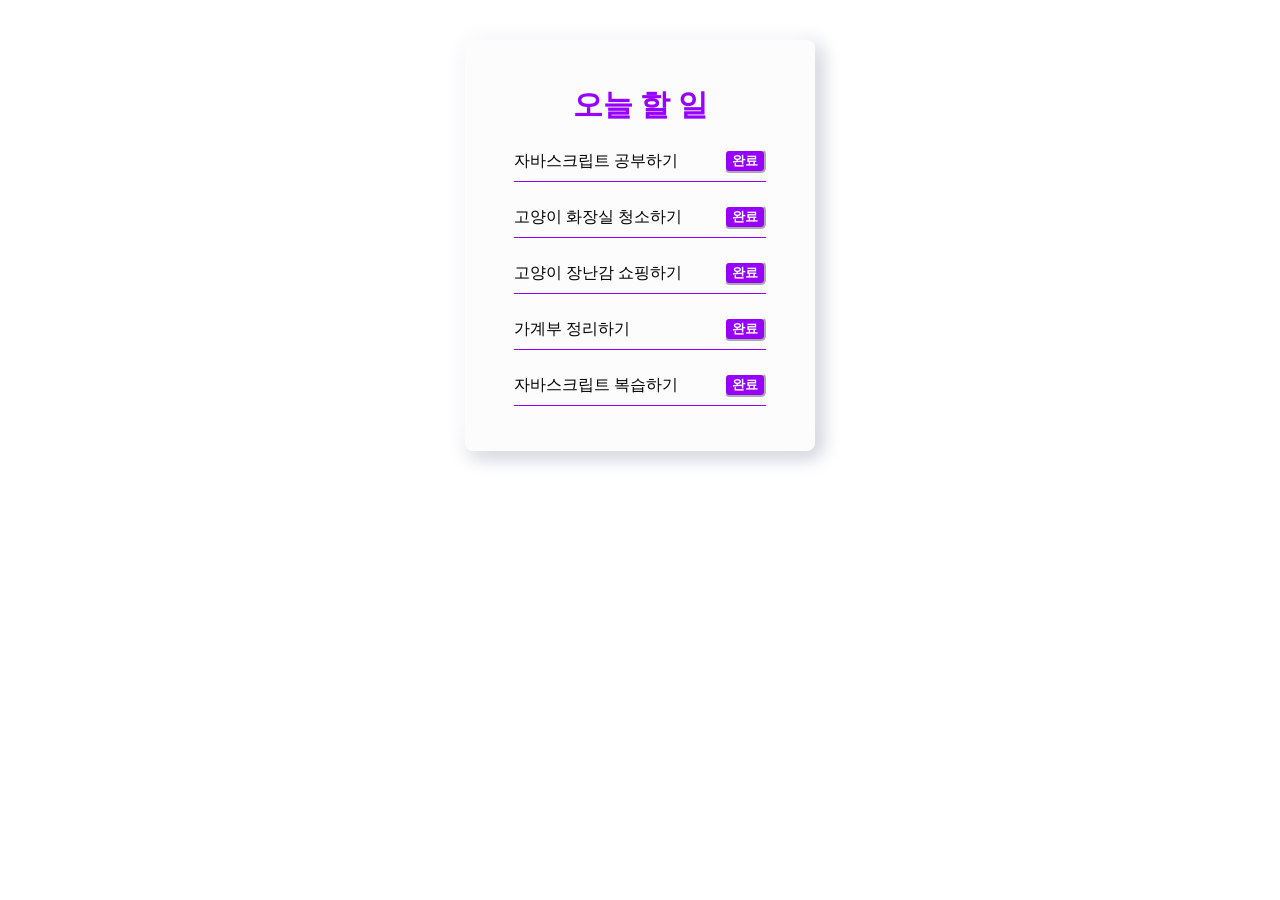
<file: js_practice/practice02/index.html>
<!DOCTYPE html>
<html lang="ko">
<head>
  <meta charset="UTF-8">
  <title>오늘 할 일</title>
  <link rel="stylesheet" href="style.css">
  <script src="main.js" defer></script>
</head>
<body>
  <div class="main">
    <h2 class="title">오늘 할 일</h2>
    <ul id="to-do-list">
      <li>
        <span>
          자바스크립트 공부하기  
        </span>
        <button type="button" class="doneBtn">완료</button>
      </li>
      <li>
        <span>
          고양이 화장실 청소하기  
        </span>
        <button type="button" class="doneBtn">완료</button>
      </li>
      <li>
        <span>
          고양이 장난감 쇼핑하기  
        </span>
        <button type="button" class="doneBtn">완료</button>
      </li>
    </ul>
  </div>
</body>
</html>
</file>
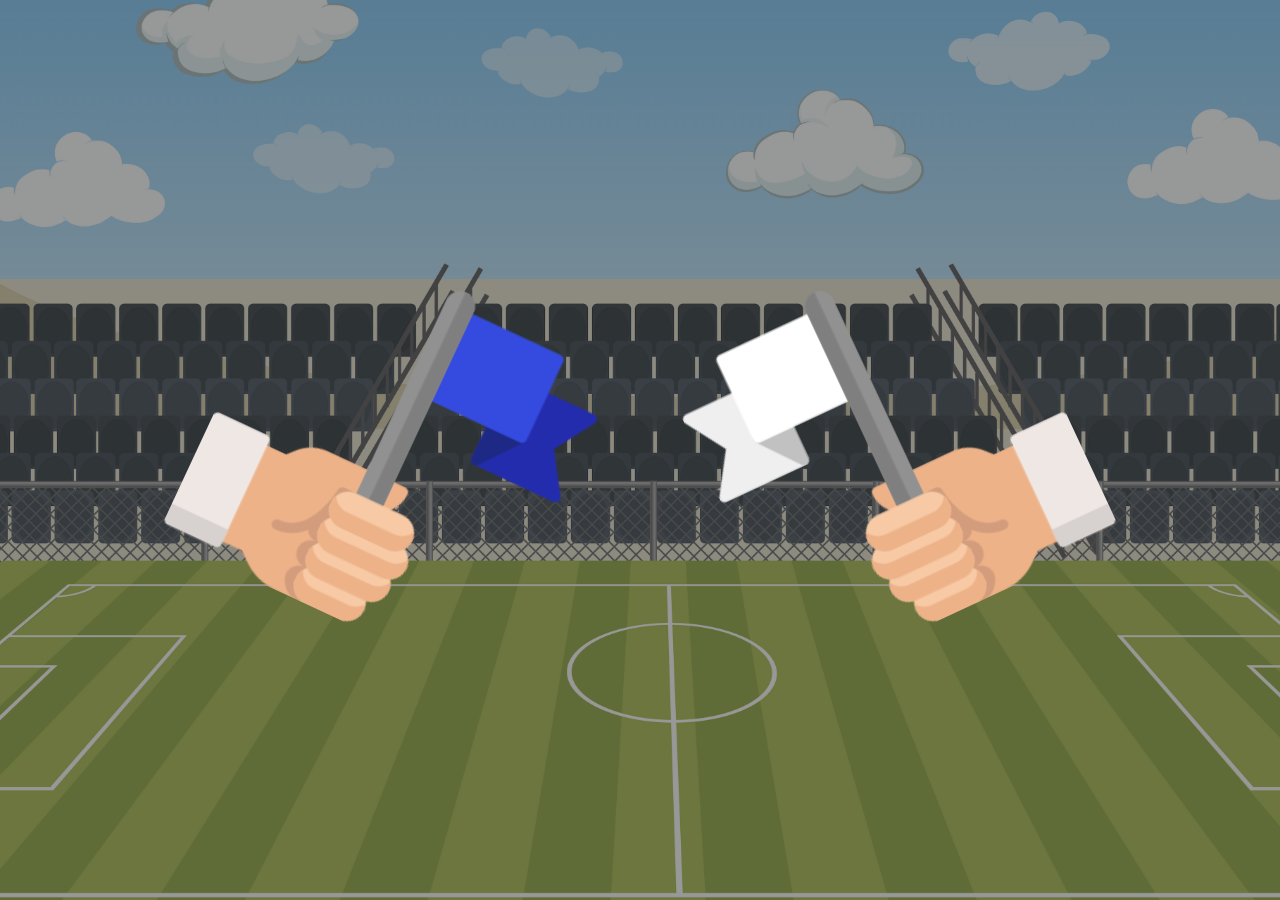
<file: js_practice/practice03/3-1/index.html>
<!DOCTYPE html>
<html lang="ko">
<head>
  <meta charset="UTF-8">
  <link rel="stylesheet" href="style.css">
  <script src="mian.js" defer></script>
  <title>청기 백기</title>
</head>
<body>
  <div class="container">
    <img src="imgs/flag-blue.png" alt="flag" class="flag flag-blue">
    <img src="imgs/flag-white.png" alt="flag" class="flag flag-white">
  </div>
</body>
</html>
</file>
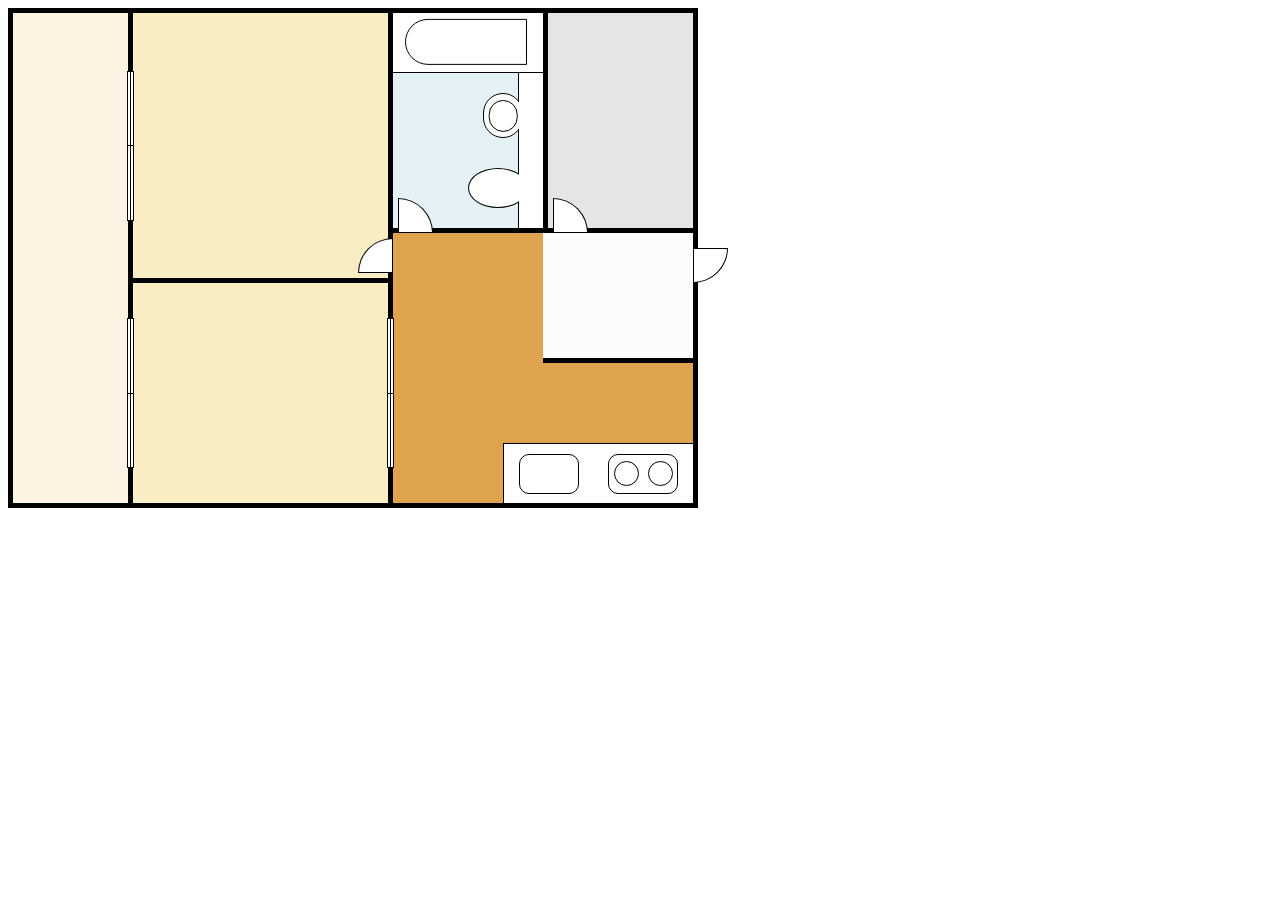
<file: js_practice/practice03/3-2/index.html>
<!DOCTYPE html>
<html lang="ko">
  <head>
    <meta charset="UTF-8">
    <title>효준이네 집</title>
    <link rel="stylesheet" href="style.css">
    <script src="main.js" defer></script>
  </head>
<body>
  <div class="map">
    <div class="balcony" data-title="발코니"></div>
    <div class="room">
      <div class="room-1" data-title="침실">
        <div class="door"></div>
        <div class="window">
          <span></span>
          <span></span>
          <span></span>
          <span></span>
        </div>
      </div>
      <div class="room-2" data-title="침실/거실">
        <div class="window">
          <span></span>
          <span></span>
          <span></span>
          <span></span>
        </div>
        <div class="window window-2">
          <span></span>
          <span></span>
          <span></span>
          <span></span>
        </div>
      </div>
    </div>
    <div class="other">
      <div class="bathroom" data-title="욕실">
        <div class="door"></div>
        <div class="bath"></div>
        <div class="bathroom-block">
          <div class="sink"></div>
          <div class="toilet"></div>
        </div>
      </div>
      <div class="utility-room" data-title="다용도실">
        <div class="door"></div>
      </div>
      <div class="entrance" data-title="현관/입구">
        <div class="door"></div>
        <div class="wall"></div>
      </div>
      <div class="kitchen" data-title="주방/식당">
        <div class="kitchen-block">
          <div class="kitchen-sink"></div>
          <div class="stoves">
            <div class="stove"></div>
            <div class="stove"></div>
          </div>
        </div>
      </div>
    </div>
  </div>
</body>
</html>
</file>
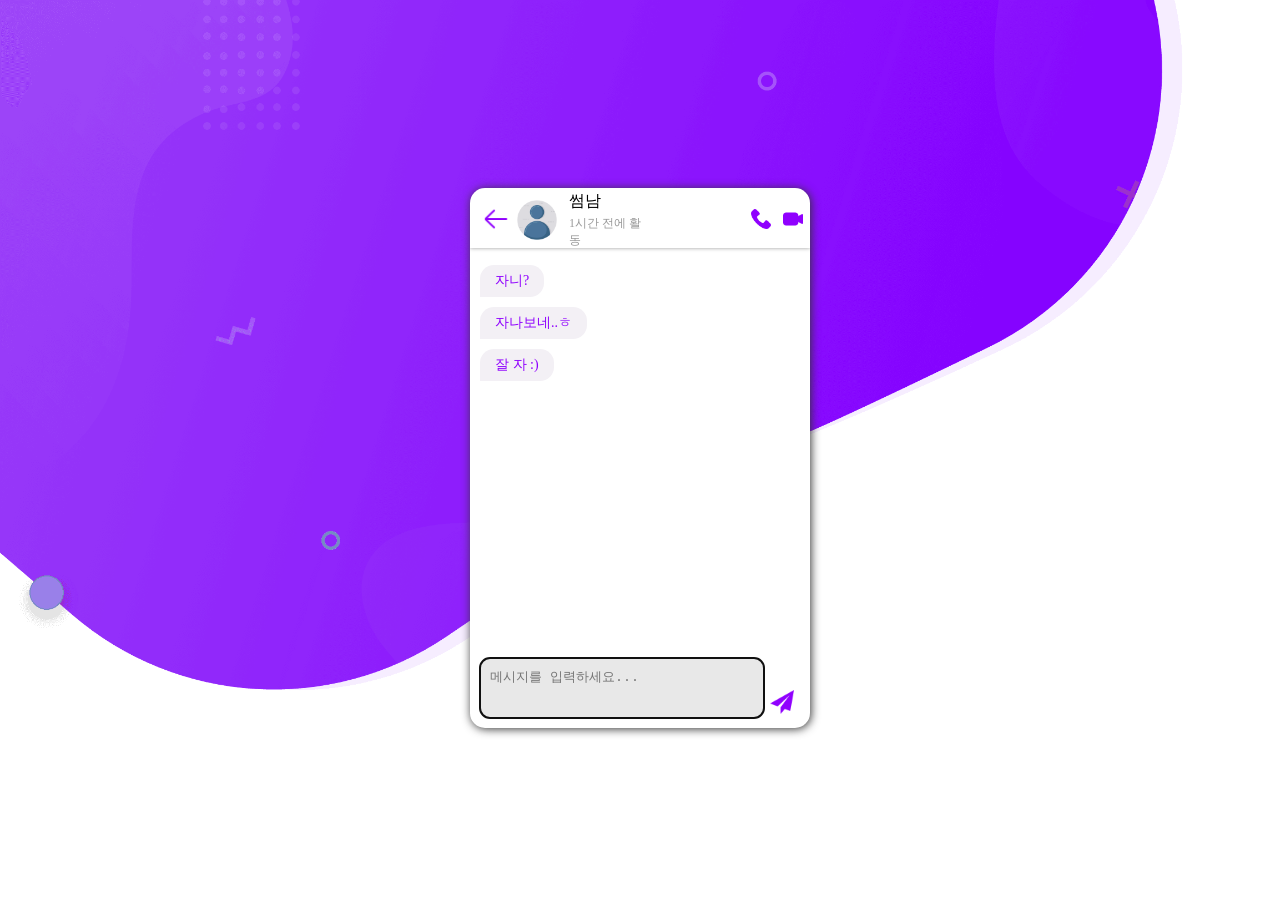
<file: js_practice/practice03/3-3/index.html>
<!DOCTYPE html>
<html lang="ko">
<head>
  <meta charset="UTF-8">
  <title>Messenger</title>
  <link rel="stylesheet" href="style.css">
  <script src="main.js" defer></script>
</head>
<body>
  <img class="background" src="imgs/background.png">  
  <div class="container">
    <div class="header">
      <button class="back-btn">
        <img src="imgs/left-arrow.png" width="30" height="30">  
      </button>
      <img class="profile-pic" src="imgs/profile.png" width="40" height="40">
      <div class="info-block">
        <p class="username">썸남</p>
        <p class="status">1시간 전에 활동</p>
      </div>
      <div class="call-box">
        <button>
          <img src="imgs/phone-call.png" width="20" height="20">
        </button>
        <button>
          <img src="imgs/video-call.png" width="20" height="20">
        </button>
      </div>
    </div>

    <div id="chat-box">
      <div class=" bubble friend-bubble">
        자니?
      </div>
      <div class=" bubble friend-bubble">
        자나보네..ㅎ
      </div>
      <div class=" bubble friend-bubble">
        잘 자 :)
      </div>
    </div>

    <div class="footer">
      <textarea id="input" placeholder="메시지를 입력하세요..." autofocus="true"></textarea>
      <button id="send">
        <img src="imgs/send.png" width="24" height="24">  
      </button>
    </div>
  </div>
</body>
</html>
</file>
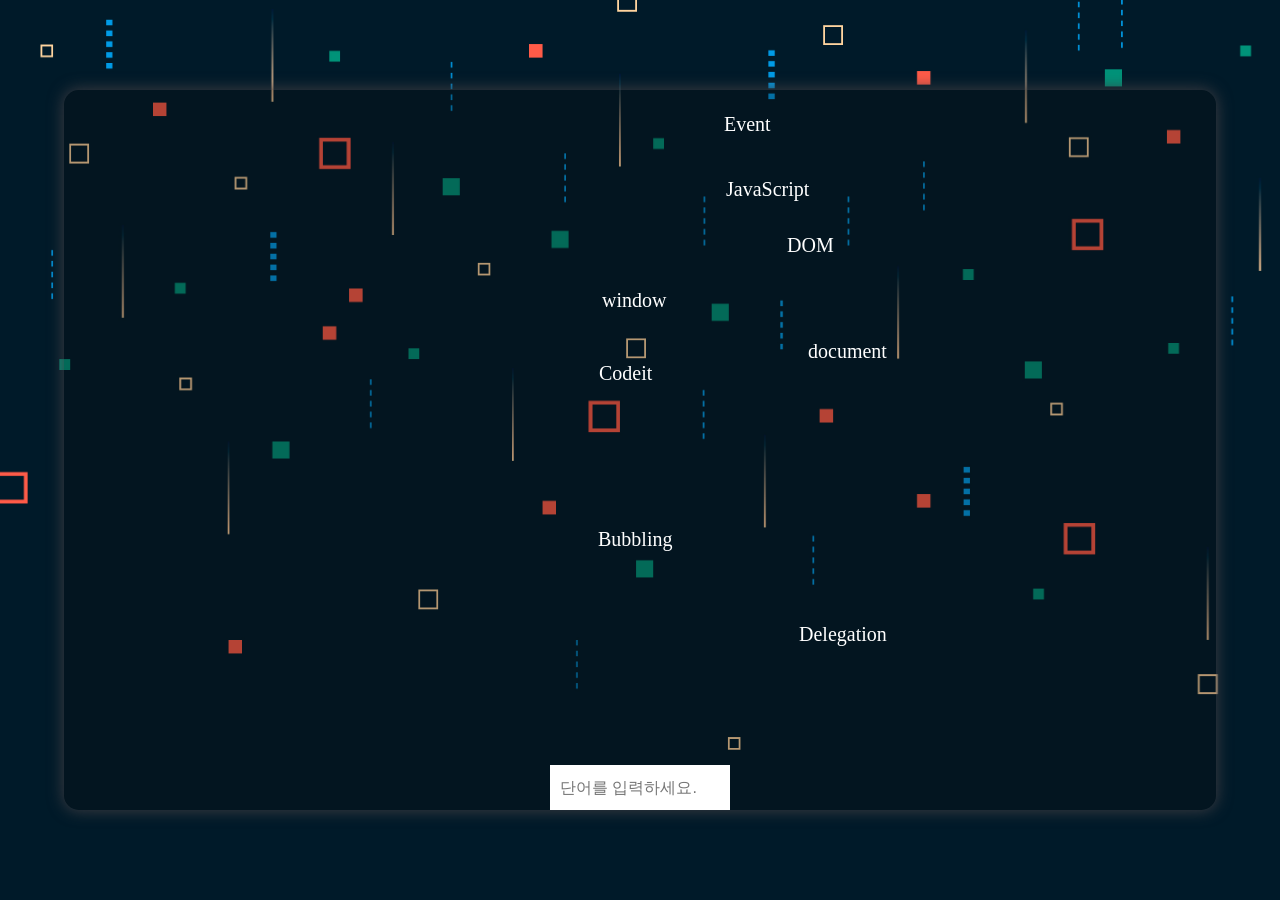
<file: js_practice/practice03/3-4/index.html>
<!DOCTYPE html>
<html lang="ko">
<head>
  <meta charset="UTF-8">
  <title>Codeit Acid Rain</title>
  <link rel="stylesheet" href="style.css">
  <script src="initializer.js" defer></script>
  <script src="main.js" defer></script>
</head>
<body>
  <div id="container">
    <input id="input" type="text" placeholder="단어를 입력하세요.">
  </div>
</body>
</html>
</file>
<file: js_practice/practice02/style.css>
body {
  margin: 0;
  padding: 0;
  display: flex;
  align-items: center;
  justify-content: center;
}

.main {
  width: 350px;
  margin: 40px;
  padding: 30px 0;
  background-color: #fcfcfc;
  box-shadow: -5px -5px 20px #FFFFFF, 5px 5px 20px #BABECC;
  border-radius: 8px;
  text-align: center;
}

.title {
  margin: 15px auto;
  font-size: 30px;
  font-weight: 600;
  color: #9600ff;
}

#to-do-list {
  width: 280px;
  margin: 0 auto 15px;
  padding: 0;
  list-style: none;
}

#to-do-list li {
  display: flex;
  align-items: center;
  justify-content: space-between;
  width: 90%;
  height: 40px;
  margin: 8px auto 15px;
  border-bottom: 1px solid #9600ff;
}

.doneBtn {
  margin-left: 20px;
  background-color: #9600ff;
  border-radius: 5px;
  border-color: white;
  color: white;
  font-weight: bold;
}

.doneBtn:hover {
  background-color: white;
  color: #9600ff;
  border-color: #9600ff;
  cursor: pointer;
}

.done span {
  opacity: 0.5;
  text-decoration: line-through;
  color: #b0b0b0;
}
</file>
<file: js_practice/practice03/3-1/style.css>
* {
  box-sizing: border-box;
}

body {
  display: flex;
  justify-content: center;
  align-items: center;
  height: 100vh;
  margin: 0;
  background-size: cover;
  background-position: center;
  background-image: url('imgs/bg.png');
  background-repeat: no-repeat;
}

body::before {
  display: block;
  position: absolute;
  top: 0;
  left: 0;
  width: 100%;
  height: 100%;
  background-color: #333333;
  opacity: 0.5;
  content: '';
}

.container {
  display: flex;
  justify-content: space-around;
  align-items: center;
  width: 80%;
  height: 500px;
  max-width: 1000px;
}

.flag {
  width: 35%;
  transition-duration: .3s;
}

.flag-blue {
  transform: rotate(25deg);
}

.flag-white {
  transform: rotate(-25deg) scaleX(-1);
}

.flag-blue.up {
  transform: rotate(-25deg) translateY(-40%);
}

.flag-white.up {
  transform: rotate(25deg) scaleX(-1) translateY(-40%);
}
</file>
<file: js_practice/practice03/3-2/style.css>
* {
  box-sizing: border-box;
}

.map {
  display: flex;
  width: 690px;
  height: 500px;
  border: 5px solid #000000;
}

.balcony {
  position: relative;
  width: 120px;
  height: 100%;
  border-right: 5px solid #000000;
  background-color: #fcf3e2;
}

.room {
  width: 260px;
  height: 100%;
  border-right: 5px solid #000000;
  background-color: #f9edc4;
}

.room-1 {
  position: relative;
  height: 270px;
  border-bottom: 5px solid #000000;
}

.room-1 .door {
  right: -5px;
  bottom: 5px;
  border-radius: 35px 0 0 0;
}

.room-2 {
  position: relative;
  height: 220px;
}

.room-2 .window-2 {
  left: unset;
  right: -6px;
  z-index: 1;
}

.other {
  display: flex;
  flex-flow: wrap;
  width: 300px;
}

.bathroom {
  position: relative;
  width: 155px;
  height: 220px;
  border-right: 5px solid #000000;
  border-bottom: 5px solid #000000;
  background-color: #e5f2f5;
}

.bathroom .door {
  bottom: -5px;
  left: 5px;
  border-radius: 0 35px 0 0;
}

.bath {
  position: relative;
  width: 100%;
  height: 60px;
  background-color: #ffffff;
  border-bottom: 1px solid #000000;
}

.bath::after {
  display: block;
  content: '';
  width: 80%;
  height: 75%;
  position: absolute;
  top: calc(50% - 1px);
  left: calc(50% - 2px);
  transform: translate(-50%, -50%);
  border: 1px solid #000000;
  border-top-left-radius: 30px;
  border-bottom-left-radius: 30px;
}

.bathroom-block {
  position: absolute;
  right: 0;
  bottom: 0;
  width: 25px;
  height: 155px;
  border-left: 1px solid #000000;
}

.bathroom-block::after {
  display: block;
  content: '';
  width: 100%;
  height: 100%;
  position: absolute;
  background-color: #FFFFFF;
}

.sink {
  position: absolute;
  top: 20px;
  right: 20px;
  width: 40px;
  height: 45px;
  background-color: #ffffff;
  border: 1px solid #000000;
  border-radius: 60px;
}

.sink::after {
  display: block;
  content: '';
  width: 70%;
  height: 70%;
  position: absolute;
  top: 50%;
  left: 50%;
  transform: translate(-50%, -50%);
  border: 1px solid #000000;
  border-radius: 30px;
}

.toilet {
  position: absolute;
  bottom: 20px;
  right: 15px;
  width: 60px;
  height: 40px;
  background-color: #ffffff;
  border: 1px solid #000000;
  border-radius: 50%;
}

.utility-room {
  position: relative;
  width: 145px;
  height: 220px;
  border-bottom: 5px solid #000000;
  background-color: #e5e5e5;
}

.utility-room .door {
  bottom: -5px;
  left: 5px;
  border-radius: 0 35px 0 0;
}

.entrance {
  position: relative;
  width: 300px;
  height: 130px;
  background: linear-gradient(90deg, #dfa24d 150px, #fdfbfd 150px);
}

.entrance .door {
  top: 15px;
  right: -35px;
  border-radius: 0 0 35px 0;
}

.entrance .wall {
  right: 0;
  bottom: 0px;
}

.kitchen {
  position: relative;
  width: 330px;
  height: 140px;
  background-color: #dfa24d;
}

.kitchen-block {
  display: flex;
  justify-content: space-around;
  align-items: center;
  width: 190px;
  height: 60px;
  position: absolute;
  right: 0;
  bottom: 0;
  border-top: 1px solid #000000;
  border-left: 1px solid #000000;
  background-color: #ffffff;
}

.kitchen-sink {
  width: 60px;
  height: 40px;
  border: 1px solid #000000;
  border-radius: 10px;
  background-color: #ffffff;
}

.stoves {
  display: flex;
  justify-content: space-around;
  align-items: center;
  width: 70px;
  height: 40px;
  border: 1px solid #000000;
  border-radius: 10px;
  background-color: #ffffff;
}

.stove {
  width: 25px;
  height: 25px;
  border-radius: 50%;
  border: 1px solid #000000;
}

.door {
  width: 35px;
  height: 35px;
  position: absolute;
  border: 1px solid #000000;
  background-color: white;
}

.window {
  display: flex;
  flex-flow: wrap;
  width: 7px;
  height: 150px;
  position: absolute;
  left: -6px;
  top: 50%;
  transform: translateY(-50%);
  background-color: white;
  border-top: 1px solid #000000;
  border-right: 1px solid #000000;
}

.window span {
  display: block;
  width: 50%;
  height: 50%;
  border-bottom: 1px solid #000000;
  border-left: 1px solid #000000;
}

.wall {
  width: 150px;
  height: 5px;
  position: absolute;
  background-color: #000000;
}

span.title {
  position: absolute;
  top: 50%;
  left: 50%;
  transform: translate(-50%, -50%);
  font-size: 20px;
  font-weight: 600;
}
</file>
<file: js_practice/practice03/3-3/style.css>
* {
  box-sizing: border-box;
}

button {
	border: none;
	background-color: transparent;
	cursor: pointer;
}

body {
	height: 100vh;
	display: flex;
	justify-content: center;
	align-items: center;
}

.background {
	width: 100%;
	max-width: 1200px;
	position: absolute;
	top: 0;
	left: 0;
}

.container {
	position: relative;
	width: 340px;
	height: 540px;
	border-radius: 15px;
	box-shadow: 1px 1px 10px #333333;
	background-color: #ffffff;
	overflow: hidden;
}

.header {
	display: flex;
	height: 60px;
	padding: 12px 5px 8px;
	align-items: center;
	box-shadow: 0 0 4px #999999;
}

.info-block {
	margin-left: 12px;
	margin-right: 95px;
}

.username {
	margin: 0 0 3px;
	font-size: 16px;
}

.status {
	margin: 0;
	font-size: 12px;
	color: #999999;
}

.call-box {
	display: flex;
	width: 60px;
	justify-content: space-between;
}

#chat-box {
	height: 400px;
	padding: 12px 10px;
	overflow: scroll;
}

.bubble {
	margin: 5px 0;
	display: inline-block;
	max-width: 300px;
	font-size: 14px;
	position: relative;
}

.friend-bubble {
	background-color: #f3f0f5;
	border-radius: 14px 14px 14px 0;
	padding: 7px 15px 7px 15px;
	float: left;
	clear: both;
	color: #8f00fe;
}

.my-bubble {
	background-color: #8f00fe;
	border-radius: 14px 14px 14px 0;
	padding: 7px 15px 7px 15px;
	float: right;
	clear: both;
	color: #ffffff;
}

.footer {
	display: flex;
	justify-content: space-between;
	align-items: flex-end;
	width: 100%;
	height: 80px;
	padding: 10px;
	position: absolute;
	bottom: 0;
}

#input {
	width: 90%;
	height: 100%;
	padding: 10px;
	background-color: #e8e8e8;
	border: none;
	border-radius: 10px;
	resize: none;
}
</file>
<file: js_practice/practice03/3-4/style.css>
* {
  box-sizing: border-box;
}

body {
	display: flex;
	justify-content: center;
	align-items: center;
	height: 100vh;
	margin: 0;
	padding: 0;
	background-image: url('imgs/background.jpg');
	background-size: cover;
	background-repeat: no-repeat;
}

#container {
	position: relative;
	width: 90%;
	height: 80%;
	box-shadow: 0 0 15px 1px #3b3b41;
	background-color: rgba(10, 10, 10, 0.3);
	border-radius: 15px;
}

#input {
	width: 180px;
	height: 45px;
	position: absolute;
	bottom: 0;
	left: 50%;
	padding: 10px;
	transform: translateX(-50%);
	font-size: 16px;
	border: none;
}

.word {
	position: absolute;
	color: #ffffff;
	font-size: 20px;
	font-weight: 500;
}
</file>
